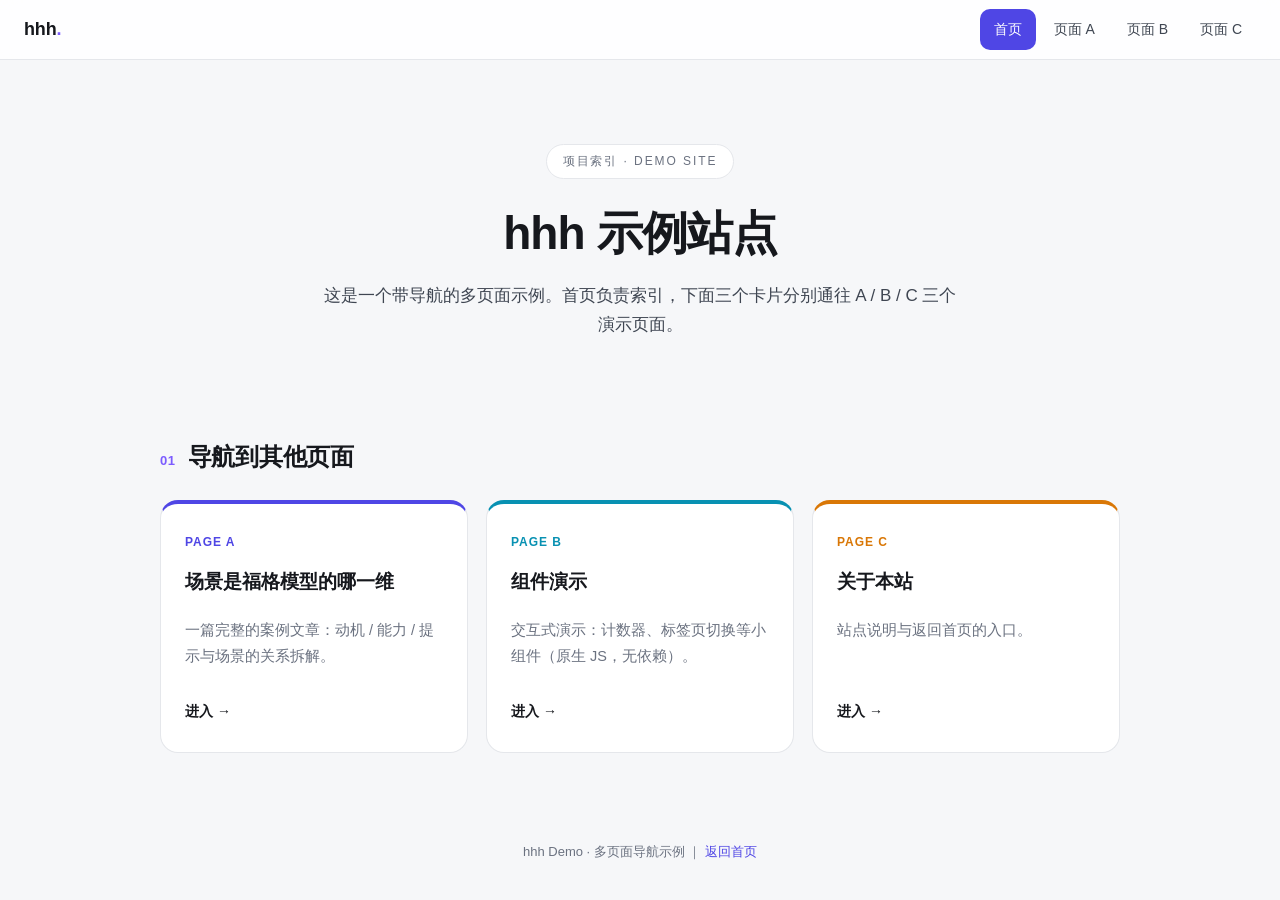
<file: index.html>
<!DOCTYPE html>
<html lang="zh-CN" data-page-node-id="eRonYOszMfidGhRyQiM5qB">
<head data-page-node-id="7TQtzbVlHLDjfStedkk3UX">
<meta charset="UTF-8" data-page-node-id="UW9WFDfAdPsw0b1RKbDG2x">
<meta name="viewport" content="width=device-width, initial-scale=1.0" data-page-node-id="lN9RsMlhUQEkc4XKLNBE81">
<title>hhh · 索引页</title>
<link rel="stylesheet" href="style.css" data-page-node-id="Vegbv0blyKHjsBOYOdD7Yo">
</head>
<body data-page-node-id="HqbHxLckZMIfZNXk533KjQ">
<nav class="navbar" data-page-node-id="RcaKjLJJuuGzdY6hrHLu6U">
  <a class="brand" href="index.html" data-page-node-id="MaJDMAtjb6FII2qP10eyqE">hhh<span data-page-node-id="5zcbyGCqgqI02CreE443qS">.</span></a>
  <div class="nav-links" data-page-node-id="QGTzYlCW9oIadZTVxXUmKI">
    <a href="index.html" class="active" data-page-node-id="QmZXu8b4uS7I8NGK6m4oiq">首页</a>
    <a href="a.html" data-page-node-id="Q2xfc2HEVOccLAp7k3qVFW">页面 A</a>
    <a href="b.html" data-page-node-id="A9nhCn1nwpQ3rPN5nYBKTq">页面 B</a>
    <a href="c.html" data-page-node-id="nKvToqsF6k2nIVgH5pC57y">页面 C</a>
  </div>
</nav>

<div class="wrap" data-page-node-id="KSRnOGcMF0FDrGjxA9fV6C">
  <header class="hero" data-page-node-id="LEcNPpCa2HCYerLLKQ6pH2">
    <span class="eyebrow" data-page-node-id="RsPpPuWxwJmCQP8qBa5bdK">项目索引 · Demo Site</span>
    <h1 data-page-node-id="WiKC7aOFgzrydWOrgArTu6">hhh 示例站点</h1>
    <p class="lede" data-page-node-id="J4q2CicduBJc7GsRCWypTJ">这是一个带导航的多页面示例。首页负责索引，下面三个卡片分别通往 A / B / C 三个演示页面。</p>
  </header>

  <section class="section" data-page-node-id="fHm7bvhdddnwrP42mWry7H">
    <div class="sec-head" data-page-node-id="OOwKoMkG1qiz9zeDnrsU80"><span class="sec-num" data-page-node-id="IZfGLPvNhssDndSDqZhIfi">01</span><h2 data-page-node-id="C2drUU54ongk1b2b2t1ekx">导航到其他页面</h2></div>
    <div class="nav-grid" data-page-node-id="TjZuWdusEcgxGIiAPiCGrC">
      <a class="nav-card" href="a.html" data-page-node-id="hssju0zK4SyaYHQG8XBpZk">
        <span class="tag" data-page-node-id="AfXg6kbkEHUpWdKM3ifnmF">Page A</span>
        <h3 data-page-node-id="ZnLk07ZAhD3hcTDaTt45iM">场景是福格模型的哪一维</h3>
        <p data-page-node-id="a8k5XtiNPHMhMMM7OPWzYG">一篇完整的案例文章：动机 / 能力 / 提示与场景的关系拆解。</p>
        <span class="go" data-page-node-id="uwwEYO9uMhahclEwO2bAaC">进入 →</span>
      </a>
      <a class="nav-card b" href="b.html" data-page-node-id="y1UdSUV1BLgqpmoBj2T2Fb">
        <span class="tag" data-page-node-id="HSiJEMhbF0wZJsWeWUVz1O">Page B</span>
        <h3 data-page-node-id="ktc4LQ7dxIP4QBwBCFks6F">组件演示</h3>
        <p data-page-node-id="DaHH9Ls4bgg034rCM22JFo">交互式演示：计数器、标签页切换等小组件（原生 JS，无依赖）。</p>
        <span class="go" data-page-node-id="iSDLW2Zwll1MCpGA4p7Hc2">进入 →</span>
      </a>
      <a class="nav-card c" href="c.html" data-page-node-id="yTj4RQ9QfuvHNNjvsihbAw">
        <span class="tag" data-page-node-id="7dHcnWrlelZu0Y0elyJs7A">Page C</span>
        <h3 data-page-node-id="oDAFP1mW0NPn4ZaB3afMTi">关于本站</h3>
        <p data-page-node-id="qxgrVlSi06e2zITfMPFZTw">站点说明与返回首页的入口。</p>
        <span class="go" data-page-node-id="wYkLlbOgoelYLaIH0BI9mB">进入 →</span>
      </a>
    </div>
  </section>

  <footer data-page-node-id="zFzKHyoi7OUnwUrA6e92Zp">hhh Demo · 多页面导航示例 ｜ <a href="index.html" data-page-node-id="HR5euDDkVq7e7fPsTwJRpW">返回首页</a></footer>
</div>
</body>
</html>
</file>
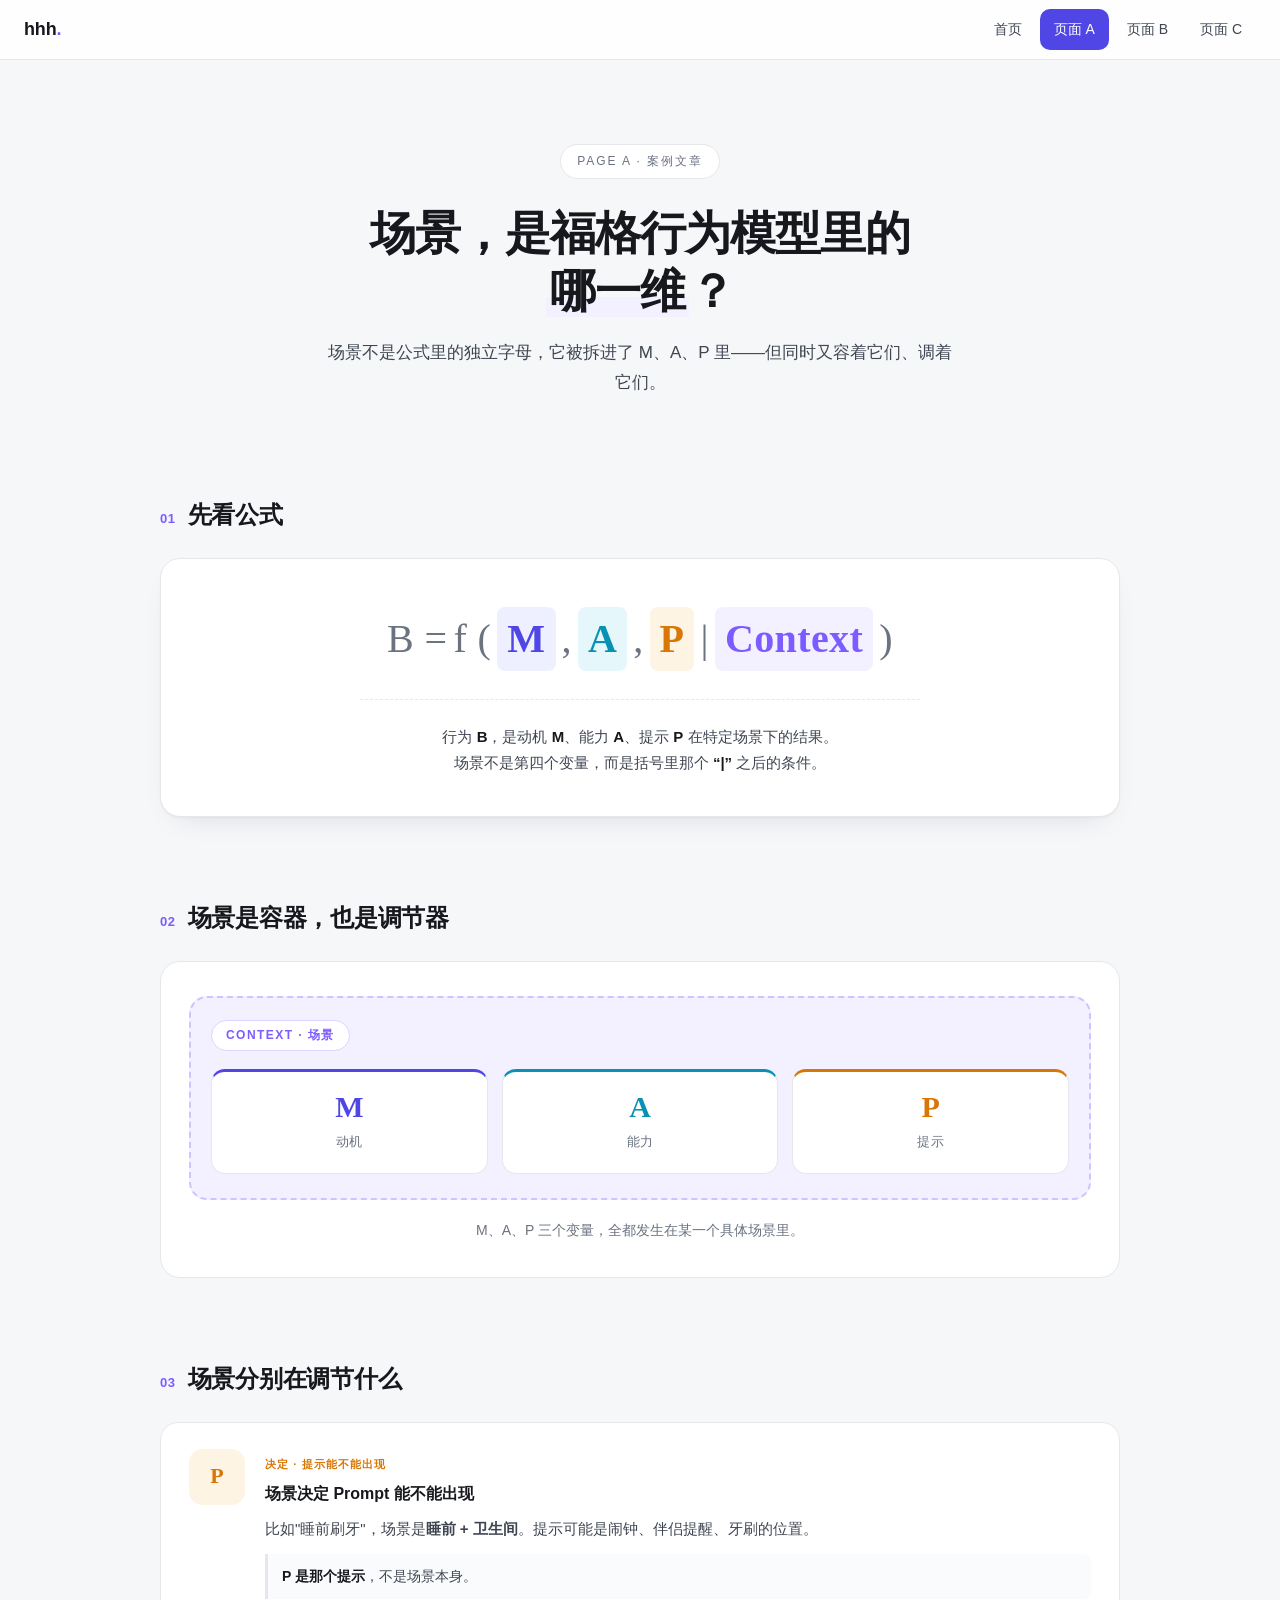
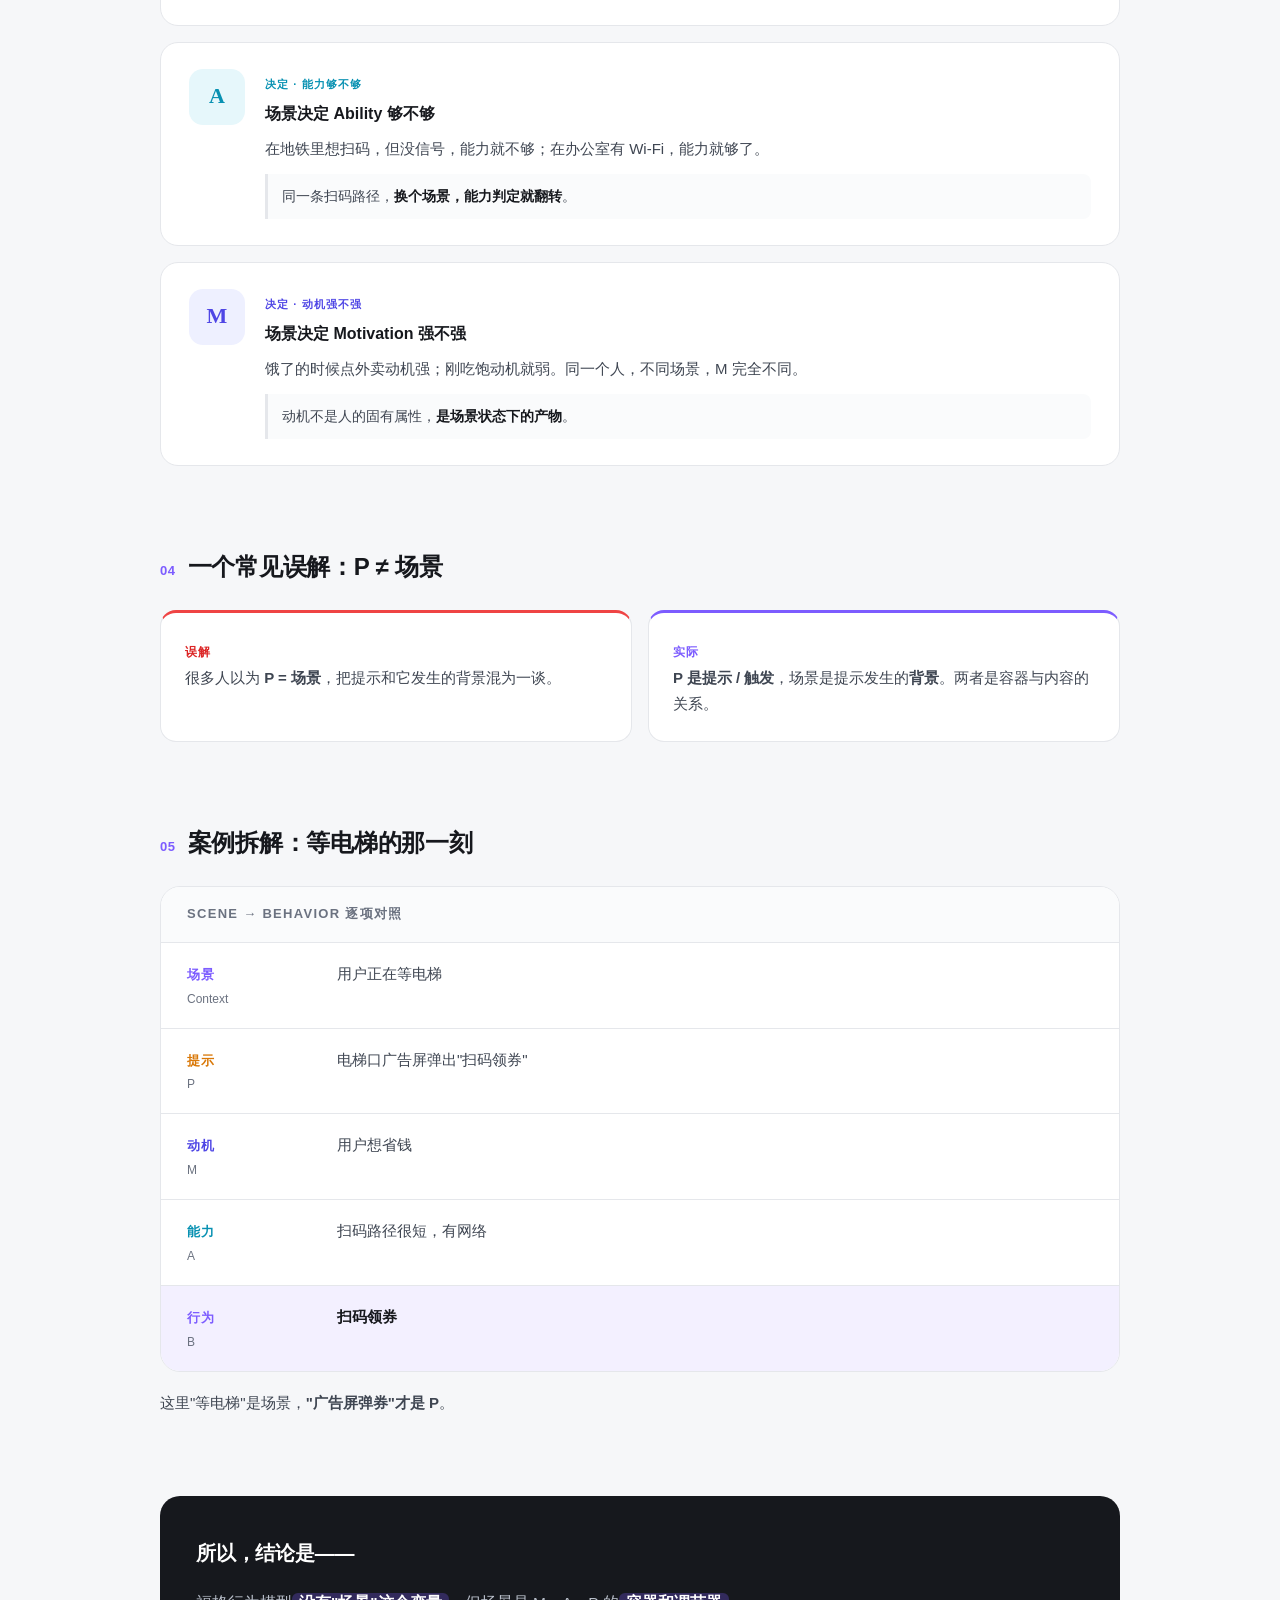
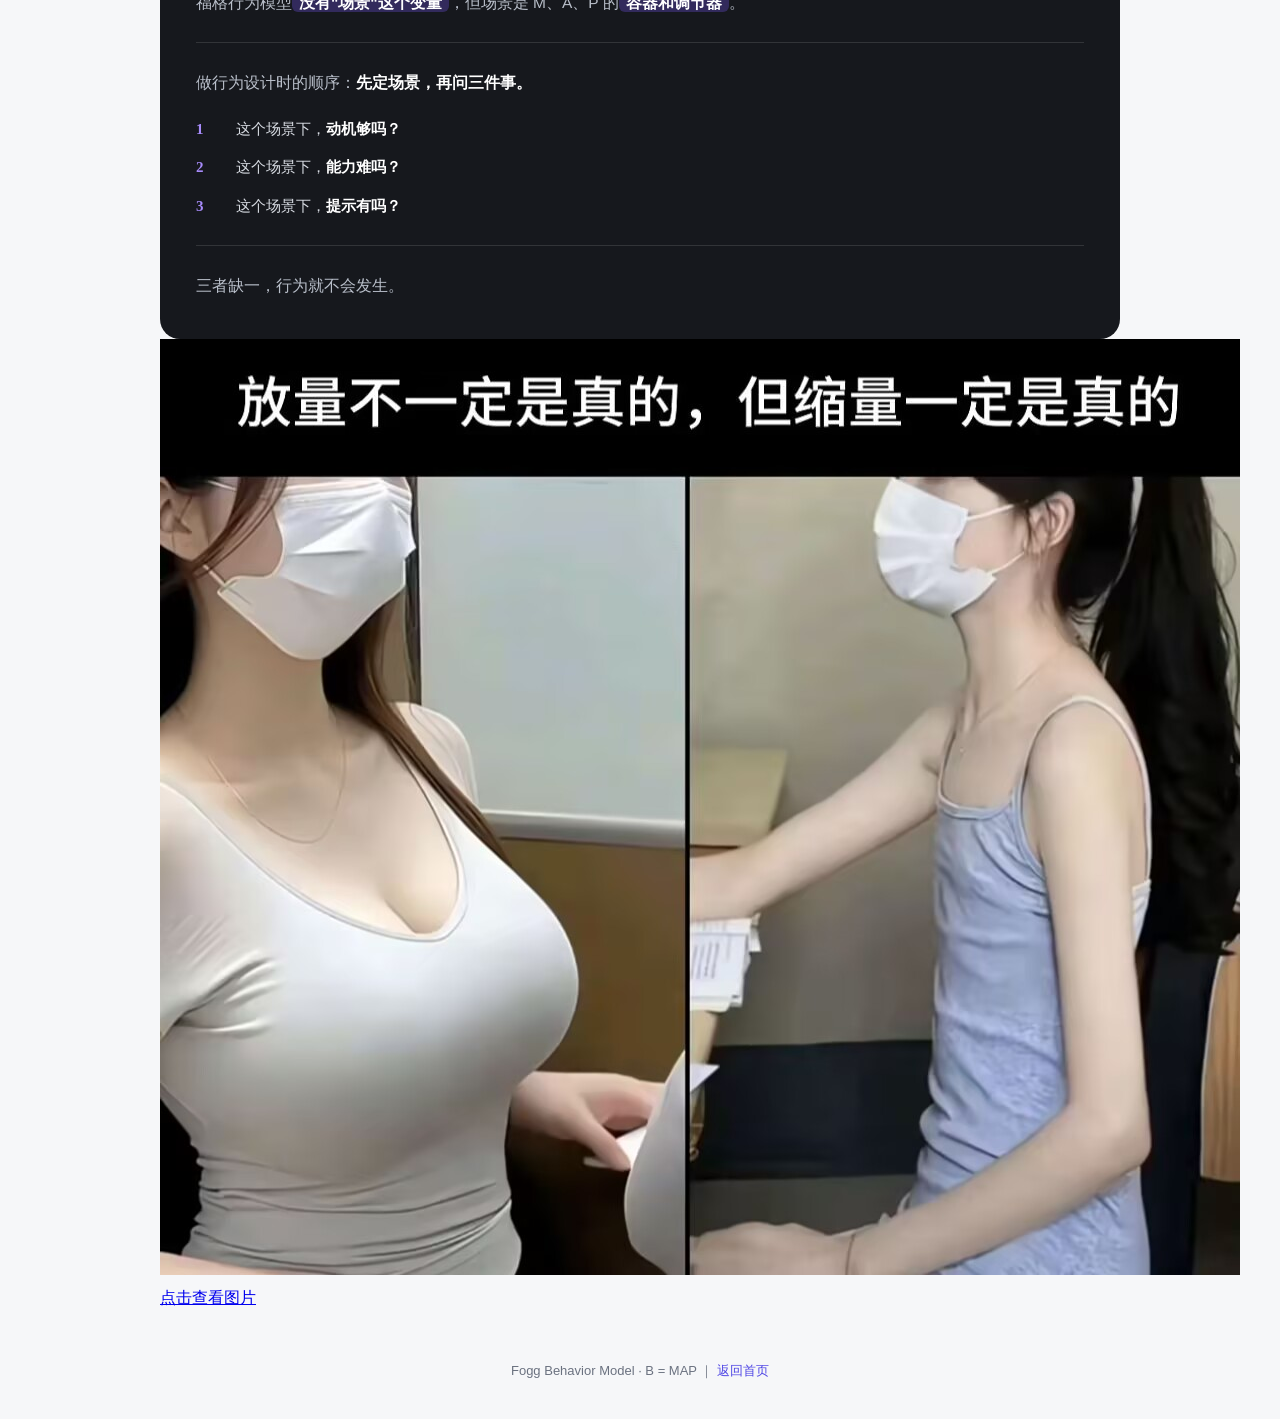
<file: a.html>
<!DOCTYPE html>
<html lang="zh-CN" data-page-node-id="w7faEEUcwa0vv6stKI4YyO">
<head data-page-node-id="wDIz4KQlVDodVnNct28d2P">
<meta charset="UTF-8" data-page-node-id="WyRtXmYCzt99mOE4z7doPw">
<meta name="viewport" content="width=device-width, initial-scale=1.0" data-page-node-id="k7FwLbAbIBEnBvGaPdEFVL">
<title>页面 A · 场景是福格模型的哪一维</title>
<link rel="stylesheet" href="style.css" data-page-node-id="BGclts1cjfV9IFDEGBTvDa">
</head>
<body data-page-node-id="kAreXiRUM7N8iRe1hZh0Zy">
<nav class="navbar" data-page-node-id="9SyeZ8AX2NzylPleZjZGj9">
  <a class="brand" href="index.html" data-page-node-id="XP1JCwyikIkIP60xwgzB54">hhh<span data-page-node-id="cGTS7aLsNw1E7Mj3U58C2T">.</span></a>
  <div class="nav-links" data-page-node-id="4sTCHwX304at62qGOTPZ8k">
    <a href="index.html" data-page-node-id="tnVcYHPWvDdVTbiUV3CDU6">首页</a>
    <a href="a.html" class="active" data-page-node-id="WQnAp8GBWw8r0FBWf6a98F">页面 A</a>
    <a href="b.html" data-page-node-id="nkHAgET99dW52IDB9RsXBF">页面 B</a>
    <a href="c.html" data-page-node-id="IPdVKHpfEIjsAw7663x3QP">页面 C</a>
  </div>
</nav>

<div class="wrap" data-page-node-id="BT3XwpSpBdBviEIa1jvjhS">
  <header class="hero" data-page-node-id="t2y4nMFtCaxbiBuubEC7NC">
    <span class="eyebrow" data-page-node-id="VEw578xX6yhDviEFWAoGxG">Page A · 案例文章</span>
    <h1 data-page-node-id="KaSNAln0Ka5s1fIkHcCCAP">场景，是福格行为模型里的<br data-page-node-id="JGHP3KyUORT3iIUEcCOxd1"><em data-page-node-id="AHkGBkR138GXIbEYbW2hZq">哪一维</em>？</h1>
    <p class="lede" data-page-node-id="X0z4rNqK8Yyt3URjh0Mxcs">场景不是公式里的独立字母，它被拆进了 M、A、P 里——但同时又容着它们、调着它们。</p>
  </header>

  <!-- 1. 公式 -->
  <section class="section" data-page-node-id="AtaHq2AixBSGLmGSpGIXES">
    <div class="sec-head" data-page-node-id="jgQOpTy3ssR3gopvpQ3DCi"><span class="sec-num" data-page-node-id="WLAl3QqHgzxciwiikGJwUy">01</span><h2 data-page-node-id="KMfyiPJytIBxRI4LoA3iHf">先看公式</h2></div>
    <div class="formula-card" data-page-node-id="YkgP0ESZ7bow2wsvuzZiMa">
      <div class="formula" data-page-node-id="OgtWvGhCXOaF42MNyxjwfQ">
        <span class="op" data-page-node-id="60GSYKmtoVy4qrULQGLmdI">B =</span>
        <span class="op" data-page-node-id="5IMtcx9LoEvA9MXwoAwHLv">f (</span>
        <span class="tk tk-m" data-page-node-id="MDhyYtz4f3iFYZBAbSUOPg">M</span>
        <span class="op" data-page-node-id="LgaLXi8P61nXusExjWjmYz">,</span>
        <span class="tk tk-a" data-page-node-id="A1F8fEwch1QE47fvycluBl">A</span>
        <span class="op" data-page-node-id="8sjNVOfmi0rq50EQVTk8Dm">,</span>
        <span class="tk tk-p" data-page-node-id="CoU3xAikV1udKNCXHapJ45">P</span>
        <span class="op" data-page-node-id="X2A7uGXd8ZuY7G0D85jUYT">|</span>
        <span class="tk tk-c" data-page-node-id="UP5YNJsec7ca3xWB8AC4Tm">Context</span>
        <span class="op" data-page-node-id="WsrWWJezoa5OBnoD5PXUos">)</span>
      </div>
      <p class="formula-note" data-page-node-id="bKZQtYfejBk9Db3r2okL2u">
        行为 <b data-page-node-id="WR6P6P87eL1kKO6P6mgwND">B</b>，是动机 <b data-page-node-id="kI0rU24j9j2WTfVqGUsZEU">M</b>、能力 <b data-page-node-id="PyhmgHrkcfpPijUmLaATgH">A</b>、提示 <b data-page-node-id="doxv8mA1GLWbjmBWoYdWAd">P</b> 在特定场景下的结果。<br data-page-node-id="p9qgDLTLnHqyNvA6ln1GCu">
        场景不是第四个变量，而是括号里那个 <b data-page-node-id="93maTfNeiINEDmlBlhplTw">“|”</b> 之后的条件。
      </p>
    </div>
  </section>

  <!-- 2. 容器图示 -->
  <section class="section" data-page-node-id="z8vw9nZgVb3yCQPjCJqTKx">
    <div class="sec-head" data-page-node-id="Ebe6YaBAiQLasyaZoFvRSU"><span class="sec-num" data-page-node-id="hrPeJEpGQec9YH1eDcH3tH">02</span><h2 data-page-node-id="xQs0TrCPpldVmf3mnxVENU">场景是容器，也是调节器</h2></div>
    <div class="container-viz" data-page-node-id="Gi9gJ03AVcmqHNWbmESeKH">
      <div class="ctx-box" data-page-node-id="TtbRHMcUh1enA8wgVoU7PY">
        <span class="ctx-label" data-page-node-id="ALUy2Po01owzgH5iQScWjh">Context · 场景</span>
        <div class="chips" data-page-node-id="ZXQv2xB5tCmAX6pwTuQk1W">
          <div class="chip m" data-page-node-id="HCElmrat8j6pBH3duEjajb"><span class="letter" data-page-node-id="FMxwJb7teFWgWsClAsQ8xv">M</span><span class="name" data-page-node-id="C42jRT2cNgflq7NoF5pU5e">动机</span></div>
          <div class="chip a" data-page-node-id="84CX7O8VA7gtw3QQB0B7ak"><span class="letter" data-page-node-id="a8oWXEGSflrxSv3CDqqBZr">A</span><span class="name" data-page-node-id="jHqpHAGQwBnkluOrYIpil1">能力</span></div>
          <div class="chip p" data-page-node-id="thofr4uHZdRgQiWegV7F3j"><span class="letter" data-page-node-id="uazn95R1wWPY1VVh7evYrs">P</span><span class="name" data-page-node-id="sK6Je4j7WyfN4TaUY9izHH">提示</span></div>
        </div>
      </div>
      <p class="viz-caption" data-page-node-id="wE0v1pPHyTaQbOw0kOFVyW">M、A、P 三个变量，全都发生在某一个具体场景里。</p>
    </div>
  </section>

  <!-- 3. 场景决定什么 -->
  <section class="section" data-page-node-id="sNTWH8H18UUfT1HbALAFUQ">
    <div class="sec-head" data-page-node-id="gMBj6k4GauX8Ppa6DTviGk"><span class="sec-num" data-page-node-id="DIfbZc8v70yzBDbuiKZdoG">03</span><h2 data-page-node-id="YyvIbZgjUMikNyMjZC09zq">场景分别在调节什么</h2></div>
    <div class="cards" data-page-node-id="JMcFCFaWpkYCKfY31BWpFS">
      <div class="card p" data-page-node-id="2XyrFeSuz58DPew9Ys4QiN">
        <div class="badge p" data-page-node-id="pbnxsR9UD3ugvoxsf5gveq">P</div>
        <div data-page-node-id="1aqU8hqyOE6sDasK3jBc4D">
          <span class="tag" data-page-node-id="WUs9pBLYr8wfU6iInKSofa">决定 · 提示能不能出现</span>
          <h3 data-page-node-id="Ra4PvOEH2Jg6kxVYVDhyee">场景决定 Prompt 能不能出现</h3>
          <p data-page-node-id="kdBG5dGe57v5o3UM1eQB7N">比如"睡前刷牙"，场景是<b data-page-node-id="hAKJzZARGJF69OgZUyOuHv">睡前 + 卫生间</b>。提示可能是闹钟、伴侣提醒、牙刷的位置。</p>
          <div class="example" data-page-node-id="OF4RUX0C8xpmKLk9g5GUzH"><b data-page-node-id="gTB6Hpmne5jR0j8ng38dXM">P 是那个提示</b>，不是场景本身。</div>
        </div>
      </div>
      <div class="card a" data-page-node-id="11A5prTz03QhcaOiL1pIlU">
        <div class="badge a" data-page-node-id="ahXG2RAlT2Me9tWyQdRavG">A</div>
        <div data-page-node-id="wGpqndnHSfTkRQBBeego9P">
          <span class="tag" data-page-node-id="ofGTkMwpKx8jCIXPpkoolS">决定 · 能力够不够</span>
          <h3 data-page-node-id="OPezncvL6MP4qaHwhzECTL">场景决定 Ability 够不够</h3>
          <p data-page-node-id="Qgsa1WLOCgkYNsGuXhgoYH">在地铁里想扫码，但没信号，能力就不够；在办公室有 Wi-Fi，能力就够了。</p>
          <div class="example" data-page-node-id="ApE3QkiyODwuS6RAiSGPNO">同一条扫码路径，<b data-page-node-id="vJnqUt4ldqiAfk0PgFGGx3">换个场景，能力判定就翻转</b>。</div>
        </div>
      </div>
      <div class="card m" data-page-node-id="yd6fAvS5L0XxyEBDrVQIzD">
        <div class="badge m" data-page-node-id="iXJuVqAOlvDxLSg0EHUGoj">M</div>
        <div data-page-node-id="CmWrW3IMUvymXPAmMcpVrb">
          <span class="tag" data-page-node-id="udtASZBApzE9sIyvdzKhYN">决定 · 动机强不强</span>
          <h3 data-page-node-id="Xenc3po2BGcxUQ7q7EGccs">场景决定 Motivation 强不强</h3>
          <p data-page-node-id="C6Pcslx4VXOEgKtszHJdI3">饿了的时候点外卖动机强；刚吃饱动机就弱。同一个人，不同场景，M 完全不同。</p>
          <div class="example" data-page-node-id="0O7se785kFKrckP8oppsM8">动机不是人的固有属性，<b data-page-node-id="2pzsDlTcV8CHqjtn1vT9ab">是场景状态下的产物</b>。</div>
        </div>
      </div>
    </div>
  </section>

  <!-- 4. 辨析 -->
  <section class="section" data-page-node-id="GMIVCx4XthU2p1pDc6Vdkd">
    <div class="sec-head" data-page-node-id="hvPJhUjZGZhnwKUOLwA6Hm"><span class="sec-num" data-page-node-id="F5HigYJ22hZ4XUlsrdhsOU">04</span><h2 data-page-node-id="WUkC0MWNIHpOxX7kLLKzqX">一个常见误解：P ≠ 场景</h2></div>
    <div class="contrast" data-page-node-id="mbKQ1TZeVSsUhttQWM0UxX">
      <div class="contrast-col no" data-page-node-id="5jCw7dFVN9dcKIfzyAC8kD">
        <span class="kicker" data-page-node-id="RF6MXNf1RTJTpHP7rNPIPD">误解</span>
        <p data-page-node-id="jheRD6pXKktCsyJ3aIa862">很多人以为 <strong data-page-node-id="6PXJxhdd7TnOwovcQXyDGO">P = 场景</strong>，把提示和它发生的背景混为一谈。</p>
      </div>
      <div class="contrast-col yes" data-page-node-id="sZ7KWRrb0W06F4v0oMIvUz">
        <span class="kicker" data-page-node-id="0l7D1CWmkKSCESiWNsds12">实际</span>
        <p data-page-node-id="IdQkuEPE6WL3L1QWuoSLNu"><strong data-page-node-id="KfyZDahxS0ZIJWpAkPw80i">P 是提示 / 触发</strong>，场景是提示发生的<strong data-page-node-id="LSc95cfFuDBj33xEPenByD">背景</strong>。两者是容器与内容的关系。</p>
      </div>
    </div>
  </section>

  <!-- 5. 案例 -->
  <section class="section" data-page-node-id="TGBmw5Ir8saGftLn21BWZS">
    <div class="sec-head" data-page-node-id="55YYjtlzUy4D0Gwhlm3zwF"><span class="sec-num" data-page-node-id="6BEzYkjlIjHvbQcMZSfwvo">05</span><h2 data-page-node-id="ObJ65KPqfQkdzHDAzWDlEK">案例拆解：等电梯的那一刻</h2></div>
    <div class="case" data-page-node-id="wBFOFnWUCFXKXDcSAwKV0H">
      <div class="case-head" data-page-node-id="zZUJNI2RzhAMD40lBjM2Si">Scene → Behavior 逐项对照</div>
      <div class="rows" data-page-node-id="KT3chbItPBkW2BSRzu6JTy">
        <div class="row k-ctx" data-page-node-id="dqx1nmWZDz8qPLeyNRaRiO"><div class="key" data-page-node-id="98GCfveI8HfQYUkq7Vb3nk">场景<small data-page-node-id="6zmjBEddWnciIS8qARh8vC">Context</small></div><div class="val" data-page-node-id="MGyknQf6GhYajP2XmVKH2c">用户正在等电梯</div></div>
        <div class="row k-p" data-page-node-id="CYeQW1HBXLWiCe1xVJMOjN"><div class="key" data-page-node-id="anzE2APJZPEW9GfHLMP1V7">提示<small data-page-node-id="iOzP3RcEu0i2N6CSJtwPa4">P</small></div><div class="val" data-page-node-id="eVANygxtRQgXgBAiKqjRAJ">电梯口广告屏弹出"扫码领券"</div></div>
        <div class="row k-m" data-page-node-id="jiIGzUhIIAh8iDFhxJK7jJ"><div class="key" data-page-node-id="ADIENntpDvcEHGyplgSQqr">动机<small data-page-node-id="bvPdkFqwAve4dR1o52VYIT">M</small></div><div class="val" data-page-node-id="YrM3VVTdfyWeeKIiWQyhb4">用户想省钱</div></div>
        <div class="row k-a" data-page-node-id="HDpHnFBuPVBi3VPF0HCQfj"><div class="key" data-page-node-id="fcKzMCFRU5cQdkzNH4r30s">能力<small data-page-node-id="yFMZKIRGLjABMugWIlQUQa">A</small></div><div class="val" data-page-node-id="lD9bIumO2pJZDynX4NEAuc">扫码路径很短，有网络</div></div>
        <div class="row k-b" data-page-node-id="Zl5p0wUJhPWD0HVAG4YjC9"><div class="key" data-page-node-id="vwLjkeaKMzBvQ5w7pmwmfE">行为<small data-page-node-id="9c4zxVi2mUxJxRLHI78sy0">B</small></div><div class="val" data-page-node-id="UXbyuVyBfajDue5KsDYGzU">扫码领券</div></div>
      </div>
    </div>
    <p style="margin-top:18px;font-size:15px;color:var(--ink-2)" data-page-node-id="jFQYN32AsgPpoBK2rliA5X">这里"等电梯"是场景，<strong data-page-node-id="24D8VLpvqU1dL2qi6cEgYf">"广告屏弹券"才是 P</strong>。</p>
  </section>

  <!-- 6. 结论 -->
  <section class="section" style="padding-bottom:0" data-page-node-id="oBVlBYVLGk6ABAza6QdT3D">
    <div class="conclusion" data-page-node-id="7CsTTnGYDvCp0CJClterKp">
      <h2 data-page-node-id="oQ943cLxHdOkLTh50fnzTP">所以，结论是——</h2>
      <p data-page-node-id="IB749pxw4G1P84Zma1gJTZ">福格行为模型<em data-page-node-id="qOicEdavUBFSzB18GoYoe4">没有"场景"这个变量</em>，但场景是 M、A、P 的<em data-page-node-id="wtlfJCTulS2ir0daOxhRWE">容器和调节器</em>。</p>
      <div class="divider" data-page-node-id="vkEL1aGLP1mWx4ETfoU1pF"></div>
      <p style="margin-bottom:20px" data-page-node-id="lAgND8H5t5HuEKVWgePu8Q">做行为设计时的顺序：<strong style="color:#fff" data-page-node-id="01JgOmGNGMob4OX76xduF1">先定场景，再问三件事。</strong></p>
      <div class="checklist" data-page-node-id="xUTyskNP9U63Yo31EvbLeq">
        <div class="check" data-page-node-id="6QbEgrHL9q3DloLCAFX67p"><span class="n" data-page-node-id="bG5f6EUlrgtTe5jBWWhtfY">1</span><span data-page-node-id="Vs43m3LYJ4qtLmELuDCCZN">这个场景下，<b data-page-node-id="CaUGax6zLdNbo6RB4xnhEs">动机够吗？</b></span></div>
        <div class="check" data-page-node-id="yDjtHXtFX00wgNEy88XMaY"><span class="n" data-page-node-id="6oE2sIHgCvnw4jsCcg5gTA">2</span><span data-page-node-id="rU59PXANEwDRQgHHBfSr7M">这个场景下，<b data-page-node-id="lrAgugHqSRHP3511pLbqfQ">能力难吗？</b></span></div>
        <div class="check" data-page-node-id="1bkYgWrXeO9UPPTqY3BGVZ"><span class="n" data-page-node-id="vRwcJBqYaKrGWPhLHHNv3V">3</span><span data-page-node-id="CITrgQxSSjjxMmyqa24g1p">这个场景下，<b data-page-node-id="4fU0AGUGi06klnSh9pMJRi">提示有吗？</b></span></div>
      </div>
      <div class="divider" data-page-node-id="pFSnDLe8BB58A77fxojwpo"></div>
      <p style="margin-bottom:0" data-page-node-id="1EJ5Gmq9NntRGjYKHfiu8l">三者缺一，行为就不会发生。</p>
    </div>
  </section>
<img src="./03a30810f277228df3cdd69607d8b594.jpg" alt="图片说明">
  <a href="./03a30810f277228df3cdd69607d8b594.jpg">点击查看图片</a>
  <footer data-page-node-id="Q1ZuuRAK5MU9CbTSczYIme">Fogg Behavior Model · B = MAP ｜ <a href="index.html" data-page-node-id="EO2jwTEsWAwSDlhJFmE8Nv">返回首页</a></footer>
</div>
</body>
</html>
</file>
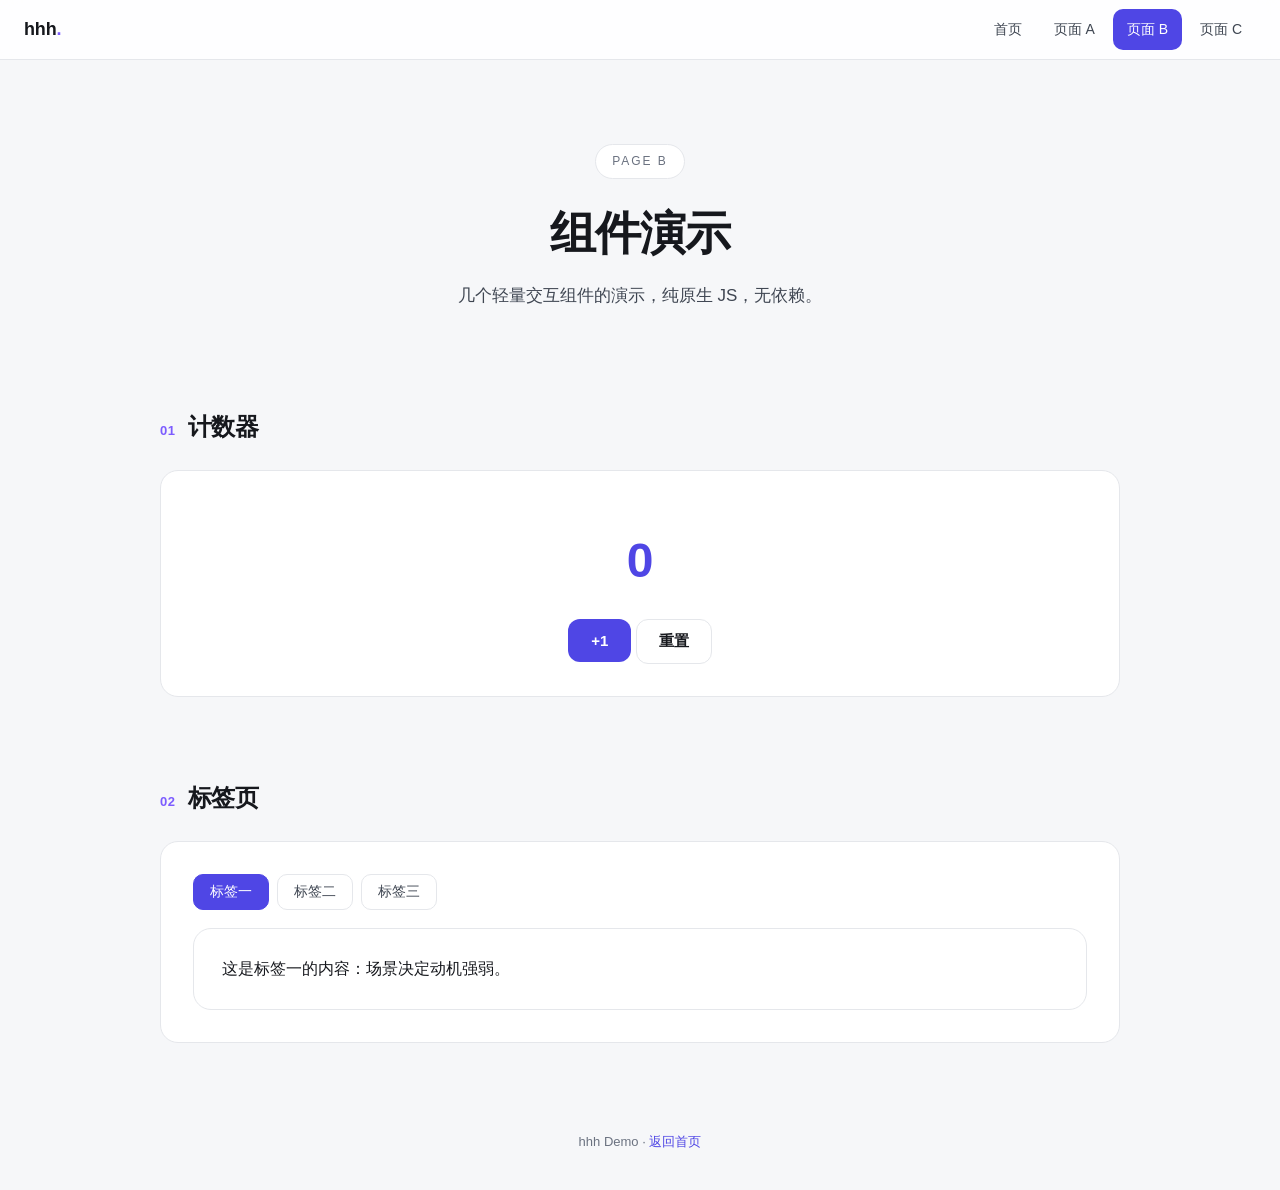
<file: b.html>
<!DOCTYPE html>
<html lang="zh-CN">
<head>
<meta charset="UTF-8">
<meta name="viewport" content="width=device-width, initial-scale=1.0">
<title>页面 B · 组件演示</title>
<link rel="stylesheet" href="style.css">
</head>
<body>
<nav class="navbar">
  <a class="brand" href="index.html">hhh<span>.</span></a>
  <div class="nav-links">
    <a href="index.html">首页</a>
    <a href="a.html">页面 A</a>
    <a href="b.html" class="active">页面 B</a>
    <a href="c.html">页面 C</a>
  </div>
</nav>

<div class="wrap">
  <header class="hero">
    <span class="eyebrow">Page B</span>
    <h1>组件演示</h1>
    <p class="lede">几个轻量交互组件的演示，纯原生 JS，无依赖。</p>
  </header>

  <section class="section">
    <div class="sec-head"><span class="sec-num">01</span><h2>计数器</h2></div>
    <div class="demo-box" style="text-align:center">
      <div class="counter" id="cnt">0</div>
      <button class="btn btn-primary" onclick="add()">+1</button>
      <button class="btn btn-ghost" onclick="resetCnt()">重置</button>
    </div>
  </section>

  <section class="section">
    <div class="sec-head"><span class="sec-num">02</span><h2>标签页</h2></div>
    <div class="demo-box">
      <div class="tabs">
        <button class="tab active" onclick="switchTab(this,'t1')">标签一</button>
        <button class="tab" onclick="switchTab(this,'t2')">标签二</button>
        <button class="tab" onclick="switchTab(this,'t3')">标签三</button>
      </div>
      <div class="tab-panel active" id="t1"><div class="card" style="display:block">这是标签一的内容：场景决定动机强弱。</div></div>
      <div class="tab-panel" id="t2"><div class="card" style="display:block">这是标签二的内容：场景决定能力够不够。</div></div>
      <div class="tab-panel" id="t3"><div class="card" style="display:block">这是标签三的内容：场景决定提示能否出现。</div></div>
    </div>
  </section>

  <footer>hhh Demo · <a href="index.html">返回首页</a></footer>
</div>

<script>
  let n = 0;
  function add(){ n++; document.getElementById('cnt').textContent = n; }
  function resetCnt(){ n = 0; document.getElementById('cnt').textContent = 0; }
  function switchTab(el, id){
    document.querySelectorAll('.tab').forEach(t => t.classList.remove('active'));
    document.querySelectorAll('.tab-panel').forEach(p => p.classList.remove('active'));
    el.classList.add('active');
    document.getElementById(id).classList.add('active');
  }
</script>
</body>
</html>
</file>
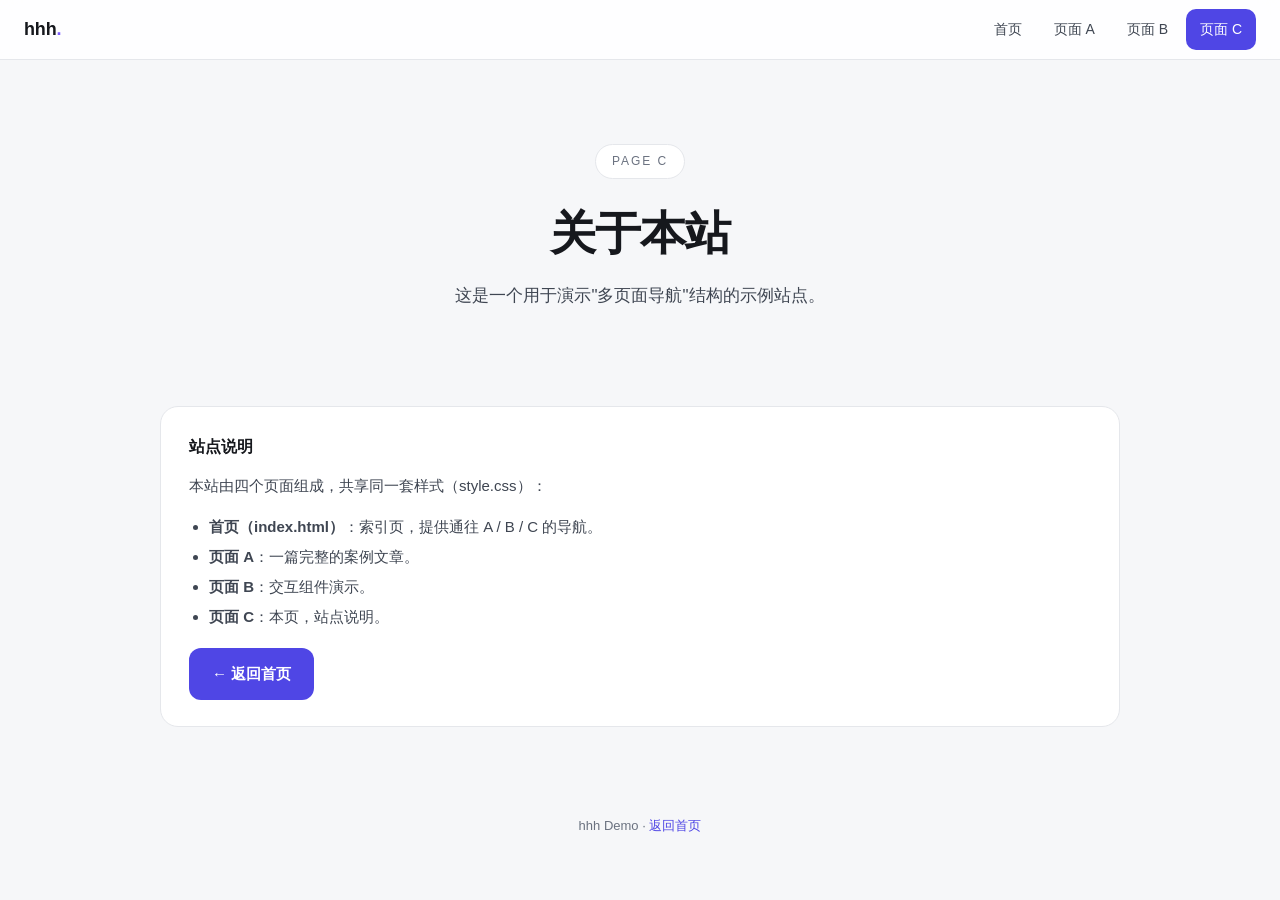
<file: c.html>
<!DOCTYPE html>
<html lang="zh-CN">
<head>
<meta charset="UTF-8">
<meta name="viewport" content="width=device-width, initial-scale=1.0">
<title>页面 C · 关于本站</title>
<link rel="stylesheet" href="style.css">
</head>
<body>
<nav class="navbar">
  <a class="brand" href="index.html">hhh<span>.</span></a>
  <div class="nav-links">
    <a href="index.html">首页</a>
    <a href="a.html">页面 A</a>
    <a href="b.html">页面 B</a>
    <a href="c.html" class="active">页面 C</a>
  </div>
</nav>

<div class="wrap">
  <header class="hero">
    <span class="eyebrow">Page C</span>
    <h1>关于本站</h1>
    <p class="lede">这是一个用于演示"多页面导航"结构的示例站点。</p>
  </header>

  <section class="section">
    <div class="card" style="display:block">
      <h3 style="margin-bottom:12px">站点说明</h3>
      <p style="color:var(--ink-2);font-size:15px;margin-bottom:12px">本站由四个页面组成，共享同一套样式（style.css）：</p>
      <ul style="color:var(--ink-2);font-size:15px;padding-left:20px;line-height:2">
        <li><b>首页（index.html）</b>：索引页，提供通往 A / B / C 的导航。</li>
        <li><b>页面 A</b>：一篇完整的案例文章。</li>
        <li><b>页面 B</b>：交互组件演示。</li>
        <li><b>页面 C</b>：本页，站点说明。</li>
      </ul>
      <p style="margin-top:16px"><a class="btn btn-primary" href="index.html">← 返回首页</a></p>
    </div>
  </section>

  <footer>hhh Demo · <a href="index.html">返回首页</a></footer>
</div>
</body>
</html>
</file>
<file: style.css>
:root{
  --bg:#f6f7f9;
  --surface:#ffffff;
  --ink:#16181d;
  --ink-2:#3f4652;
  --ink-3:#6b7280;
  --line:#e5e7eb;
  --m:#4f46e5;
  --m-bg:#eef0ff;
  --a:#0891b2;
  --a-bg:#e6f7fb;
  --p:#d97706;
  --p-bg:#fdf4e3;
  --ctx:#7c5cff;
  --ctx-bg:#f3f0ff;
  --nav-h:60px;
}

*{box-sizing:border-box;margin:0;padding:0;}
html{scroll-behavior:smooth;}
body{
  background:var(--bg);
  color:var(--ink);
  font-family:-apple-system,BlinkMacSystemFont,"Segoe UI","PingFang SC","Hiragino Sans GB","Microsoft YaHei",sans-serif;
  font-size:16px;line-height:1.75;
  -webkit-font-smoothing:antialiased;
  padding-top:var(--nav-h);
}

/* ---------- 导航栏 ---------- */
.navbar{
  position:fixed;top:0;left:0;right:0;height:var(--nav-h);
  background:rgba(255,255,255,.86);
  backdrop-filter:saturate(180%) blur(12px);
  border-bottom:1px solid var(--line);
  display:flex;align-items:center;justify-content:space-between;
  padding:0 24px;z-index:100;
}
.navbar .brand{font-weight:700;font-size:18px;letter-spacing:-.01em;color:var(--ink);text-decoration:none;}
.navbar .brand span{color:var(--ctx);}
.nav-links{display:flex;gap:4px;}
.nav-links a{
  text-decoration:none;color:var(--ink-2);font-size:14px;font-weight:500;
  padding:8px 14px;border-radius:10px;transition:.15s;
}
.nav-links a:hover{background:var(--m-bg);color:var(--m);}
.nav-links a.active{background:var(--m);color:#fff;}

.wrap{max-width:1000px;margin:0 auto;padding:0 20px;}

/* ---------- 通用区块 ---------- */
.section{padding:40px 0;}
.sec-head{display:flex;align-items:baseline;gap:12px;margin-bottom:22px;}
.sec-num{font-size:13px;font-weight:700;color:var(--ctx);letter-spacing:.04em;}
h2{font-size:24px;font-weight:700;letter-spacing:-.01em;}
h3{font-size:16px;font-weight:700;margin-bottom:8px;}
p{margin-bottom:14px;}
p:last-child{margin-bottom:0;}
strong{font-weight:700;}

/* ---------- Hero ---------- */
.hero{padding:84px 0 56px;text-align:center;}
.eyebrow{
  display:inline-block;font-size:12px;letter-spacing:.16em;text-transform:uppercase;
  color:var(--ink-3);border:1px solid var(--line);background:var(--surface);
  border-radius:999px;padding:6px 16px;margin-bottom:26px;
}
.hero h1{font-size:clamp(30px,6vw,46px);line-height:1.25;letter-spacing:-.02em;font-weight:700;margin-bottom:18px;}
.hero h1 em{font-style:normal;background:linear-gradient(180deg,transparent 62%,var(--ctx-bg) 62%);padding:0 4px;}
.hero p.lede{font-size:17px;color:var(--ink-2);max-width:640px;margin:0 auto;}

/* ---------- 导航卡片(首页索引) ---------- */
.nav-grid{display:grid;grid-template-columns:repeat(3,1fr);gap:18px;}
.nav-card{
  background:var(--surface);border:1px solid var(--line);border-radius:18px;
  padding:28px 24px;display:flex;flex-direction:column;gap:12px;
  text-decoration:none;color:inherit;transition:.18s;border-top:4px solid var(--m);
}
.nav-card:hover{transform:translateY(-4px);box-shadow:0 18px 40px -22px rgba(16,24,40,.3);}
.nav-card.b{border-top-color:var(--a);}
.nav-card.c{border-top-color:var(--p);}
.nav-card .tag{font-size:12px;font-weight:700;letter-spacing:.08em;text-transform:uppercase;color:var(--m);}
.nav-card.b .tag{color:var(--a);}
.nav-card.c .tag{color:var(--p);}
.nav-card h3{font-size:19px;font-weight:700;}
.nav-card p{font-size:14.5px;color:var(--ink-3);flex:1;}
.nav-card .go{font-size:14px;font-weight:600;color:var(--ink);margin-top:4px;}
.nav-card:hover .go{color:var(--ctx);}

/* ---------- 按钮 ---------- */
.btn{display:inline-block;text-decoration:none;font-weight:600;font-size:15px;padding:12px 22px;border-radius:12px;transition:.15s;cursor:pointer;border:1px solid transparent;}
.btn-primary{background:var(--m);color:#fff;}
.btn-primary:hover{background:#4338ca;}
.btn-ghost{background:var(--surface);color:var(--ink);border-color:var(--line);}
.btn-ghost:hover{border-color:var(--m);color:var(--m);}

/* ---------- 文章组件(页面 A 复用) ---------- */
.formula-card{background:var(--surface);border:1px solid var(--line);border-radius:20px;padding:48px 32px 40px;text-align:center;box-shadow:0 1px 2px rgba(16,24,40,.04),0 12px 32px -18px rgba(16,24,40,.18);}
.formula{font-family:Georgia,"Times New Roman",serif;font-size:clamp(26px,6vw,40px);line-height:1.5;letter-spacing:.01em;display:inline-flex;align-items:center;justify-content:center;flex-wrap:wrap;gap:2px 6px;}
.formula .op{color:var(--ink-3);}
.tk{position:relative;display:inline-block;font-weight:700;padding:2px 10px;border-radius:8px;}
.tk-m{color:var(--m);background:var(--m-bg);}
.tk-a{color:var(--a);background:var(--a-bg);}
.tk-p{color:var(--p);background:var(--p-bg);}
.tk-c{color:var(--ctx);background:var(--ctx-bg);}
.formula-note{margin-top:28px;padding-top:24px;border-top:1px dashed var(--line);font-size:15px;color:var(--ink-2);max-width:560px;margin-left:auto;margin-right:auto;}
.formula-note b{color:var(--ink);}

.container-viz{background:var(--surface);border:1px solid var(--line);border-radius:20px;padding:34px 28px;}
.ctx-box{border:2px dashed #cfc4ff;background:var(--ctx-bg);border-radius:18px;padding:22px 20px 24px;position:relative;}
.ctx-label{display:inline-block;font-size:12px;font-weight:700;letter-spacing:.12em;text-transform:uppercase;color:var(--ctx);background:var(--surface);border:1px solid #ddd4ff;border-radius:999px;padding:4px 14px;margin-bottom:18px;}
.chips{display:grid;grid-template-columns:repeat(3,1fr);gap:14px;}
.chip{background:var(--surface);border:1px solid var(--line);border-radius:14px;padding:18px 14px;text-align:center;}
.chip .letter{font-family:Georgia,serif;font-size:30px;font-weight:700;line-height:1.1;display:block;margin-bottom:4px;}
.chip .name{font-size:13px;color:var(--ink-3);letter-spacing:.02em;}
.chip.m{border-top:3px solid var(--m);} .chip.m .letter{color:var(--m);}
.chip.a{border-top:3px solid var(--a);} .chip.a .letter{color:var(--a);}
.chip.p{border-top:3px solid var(--p);} .chip.p .letter{color:var(--p);}
.viz-caption{margin-top:18px;font-size:14px;color:var(--ink-3);text-align:center;}

.cards{display:grid;gap:16px;}
.card{background:var(--surface);border:1px solid var(--line);border-radius:18px;padding:26px 28px;display:grid;grid-template-columns:56px 1fr;gap:20px;align-items:start;}
.badge{width:56px;height:56px;border-radius:14px;display:flex;align-items:center;justify-content:center;font-family:Georgia,serif;font-size:22px;font-weight:700;}
.badge.m{background:var(--m-bg);color:var(--m);}
.badge.a{background:var(--a-bg);color:var(--a);}
.badge.p{background:var(--p-bg);color:var(--p);}
.card .tag{display:inline-block;font-size:11px;font-weight:700;letter-spacing:.1em;text-transform:uppercase;margin-bottom:6px;}
.card.m .tag{color:var(--m);}
.card.a .tag{color:var(--a);}
.card.p .tag{color:var(--p);}
.card p{font-size:15px;color:var(--ink-2);margin-bottom:8px;}
.card p:last-child{margin-bottom:0;}
.example{font-size:14px;color:var(--ink-2);background:#fafbfc;border-left:3px solid var(--line);border-radius:0 8px 8px 0;padding:10px 14px;margin-top:12px;}
.example b{color:var(--ink);font-weight:600;}

.contrast{display:grid;grid-template-columns:1fr 1fr;gap:16px;}
.contrast-col{background:var(--surface);border:1px solid var(--line);border-radius:16px;padding:24px;}
.contrast-col.no{border-top:3px solid #ef4444;}
.contrast-col.yes{border-top:3px solid var(--ctx);}
.contrast-col .kicker{font-size:12px;font-weight:700;letter-spacing:.1em;text-transform:uppercase;margin-bottom:10px;}
.contrast-col.no .kicker{color:#dc2626;}
.contrast-col.yes .kicker{color:var(--ctx);}
.contrast-col p{font-size:15px;color:var(--ink-2);}

.case{background:var(--surface);border:1px solid var(--line);border-radius:20px;overflow:hidden;}
.case-head{background:#fafbfc;border-bottom:1px solid var(--line);padding:16px 26px;font-size:13px;font-weight:700;letter-spacing:.1em;text-transform:uppercase;color:var(--ink-3);}
.rows{display:grid;}
.row{display:grid;grid-template-columns:132px 1fr;gap:18px;padding:18px 26px;border-bottom:1px solid var(--line);align-items:baseline;}
.row:last-child{border-bottom:none;}
.row .key{font-size:13px;font-weight:700;letter-spacing:.06em;text-transform:uppercase;}
.row .key small{display:block;font-size:12px;font-weight:400;letter-spacing:0;text-transform:none;color:var(--ink-3);margin-top:2px;}
.row .val{font-size:15px;color:var(--ink-2);}
.row.k-ctx .key{color:var(--ctx);}
.row.k-p .key{color:var(--p);}
.row.k-m .key{color:var(--m);}
.row.k-a .key{color:var(--a);}
.row.k-b{background:var(--ctx-bg);}
.row.k-b .key{color:var(--ctx);}
.row.k-b .val{color:var(--ink);font-weight:700;}

.conclusion{background:#16181d;color:#f4f5f7;border-radius:20px;padding:40px 36px;}
.conclusion h2{color:#fff;margin-bottom:18px;font-size:20px;}
.conclusion p{color:#b9bfca;font-size:15.5px;margin-bottom:16px;}
.conclusion p em{font-style:normal;color:#fff;font-weight:600;background:rgba(124,92,255,.28);border-radius:6px;padding:1px 7px;}
.conclusion .divider{height:1px;background:rgba(255,255,255,.12);margin:26px 0;}
.checklist{display:grid;gap:12px;}
.check{display:grid;grid-template-columns:26px 1fr;gap:14px;align-items:baseline;font-size:15px;color:#d6dae1;}
.check .n{font-family:Georgia,serif;font-weight:700;color:#a78bfa;font-size:15px;}
.check b{color:#fff;font-weight:600;}

/* ---------- 演示组件(页面 B) ---------- */
.demo-box{background:var(--surface);border:1px solid var(--line);border-radius:18px;padding:32px;margin-top:8px;}
.counter{font-size:48px;font-weight:700;color:var(--m);text-align:center;margin:16px 0;}
.tabs{display:flex;gap:8px;margin-bottom:18px;flex-wrap:wrap;}
.tab{padding:8px 16px;border-radius:10px;border:1px solid var(--line);background:var(--surface);cursor:pointer;font-size:14px;font-weight:500;color:var(--ink-2);}
.tab.active{background:var(--m);color:#fff;border-color:var(--m);}
.tab-panel{display:none;}
.tab-panel.active{display:block;}

/* ---------- 页脚 ---------- */
footer{text-align:center;font-size:13px;color:var(--ink-3);padding:48px 0 36px;}
footer a{color:var(--m);text-decoration:none;}
footer a:hover{text-decoration:underline;}

/* ---------- 响应式 ---------- */
@media (max-width:760px){
  .nav-grid{grid-template-columns:1fr;}
  .navbar{padding:0 14px;}
  .nav-links a{padding:8px 10px;font-size:13px;}
  .hero{padding:56px 0 36px;}
  .chips{grid-template-columns:1fr;gap:10px;}
  .chip{display:flex;align-items:center;gap:14px;text-align:left;padding:14px 16px;}
  .chip .letter{margin-bottom:0;font-size:24px;}
  .card{grid-template-columns:1fr;gap:14px;padding:22px 20px;}
  .badge{width:44px;height:44px;font-size:18px;border-radius:12px;}
  .contrast{grid-template-columns:1fr;}
  .row{grid-template-columns:1fr;gap:6px;padding:16px 20px;}
  .conclusion{padding:30px 22px;}
}
</file>
